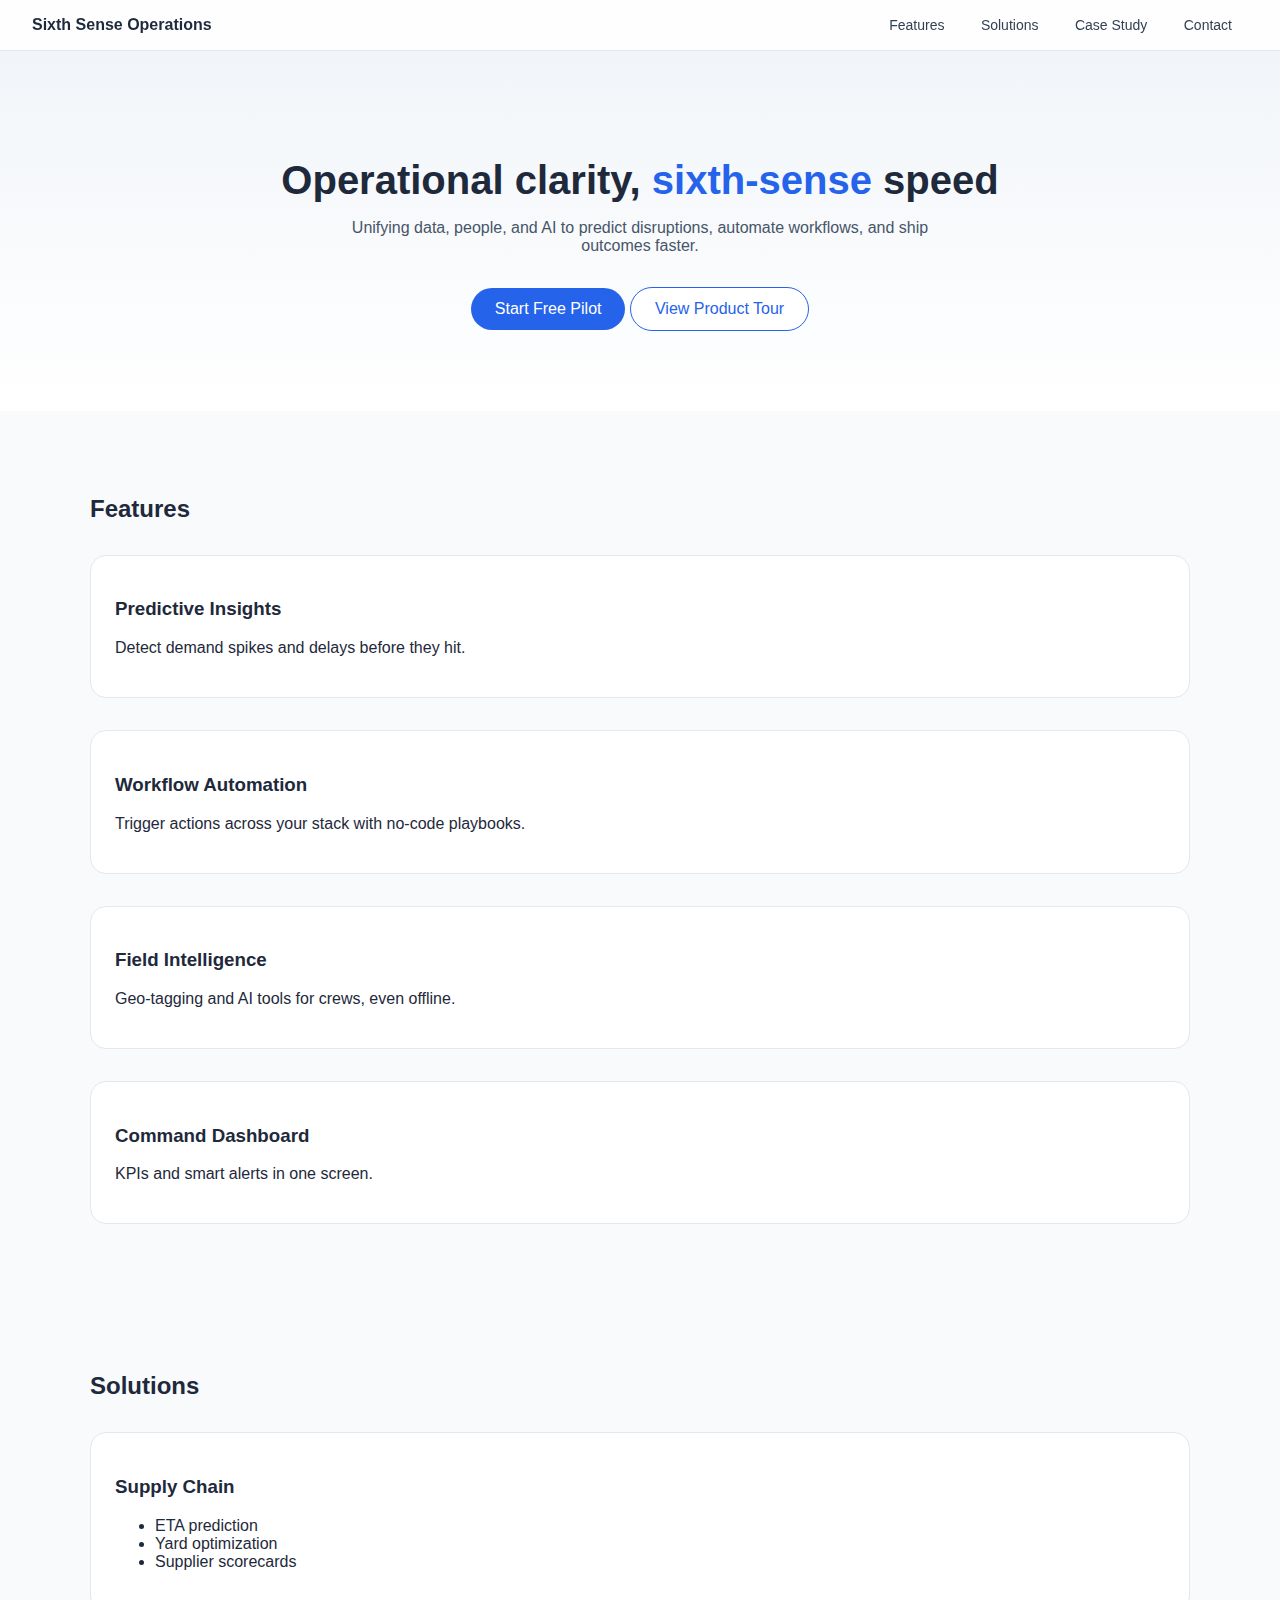
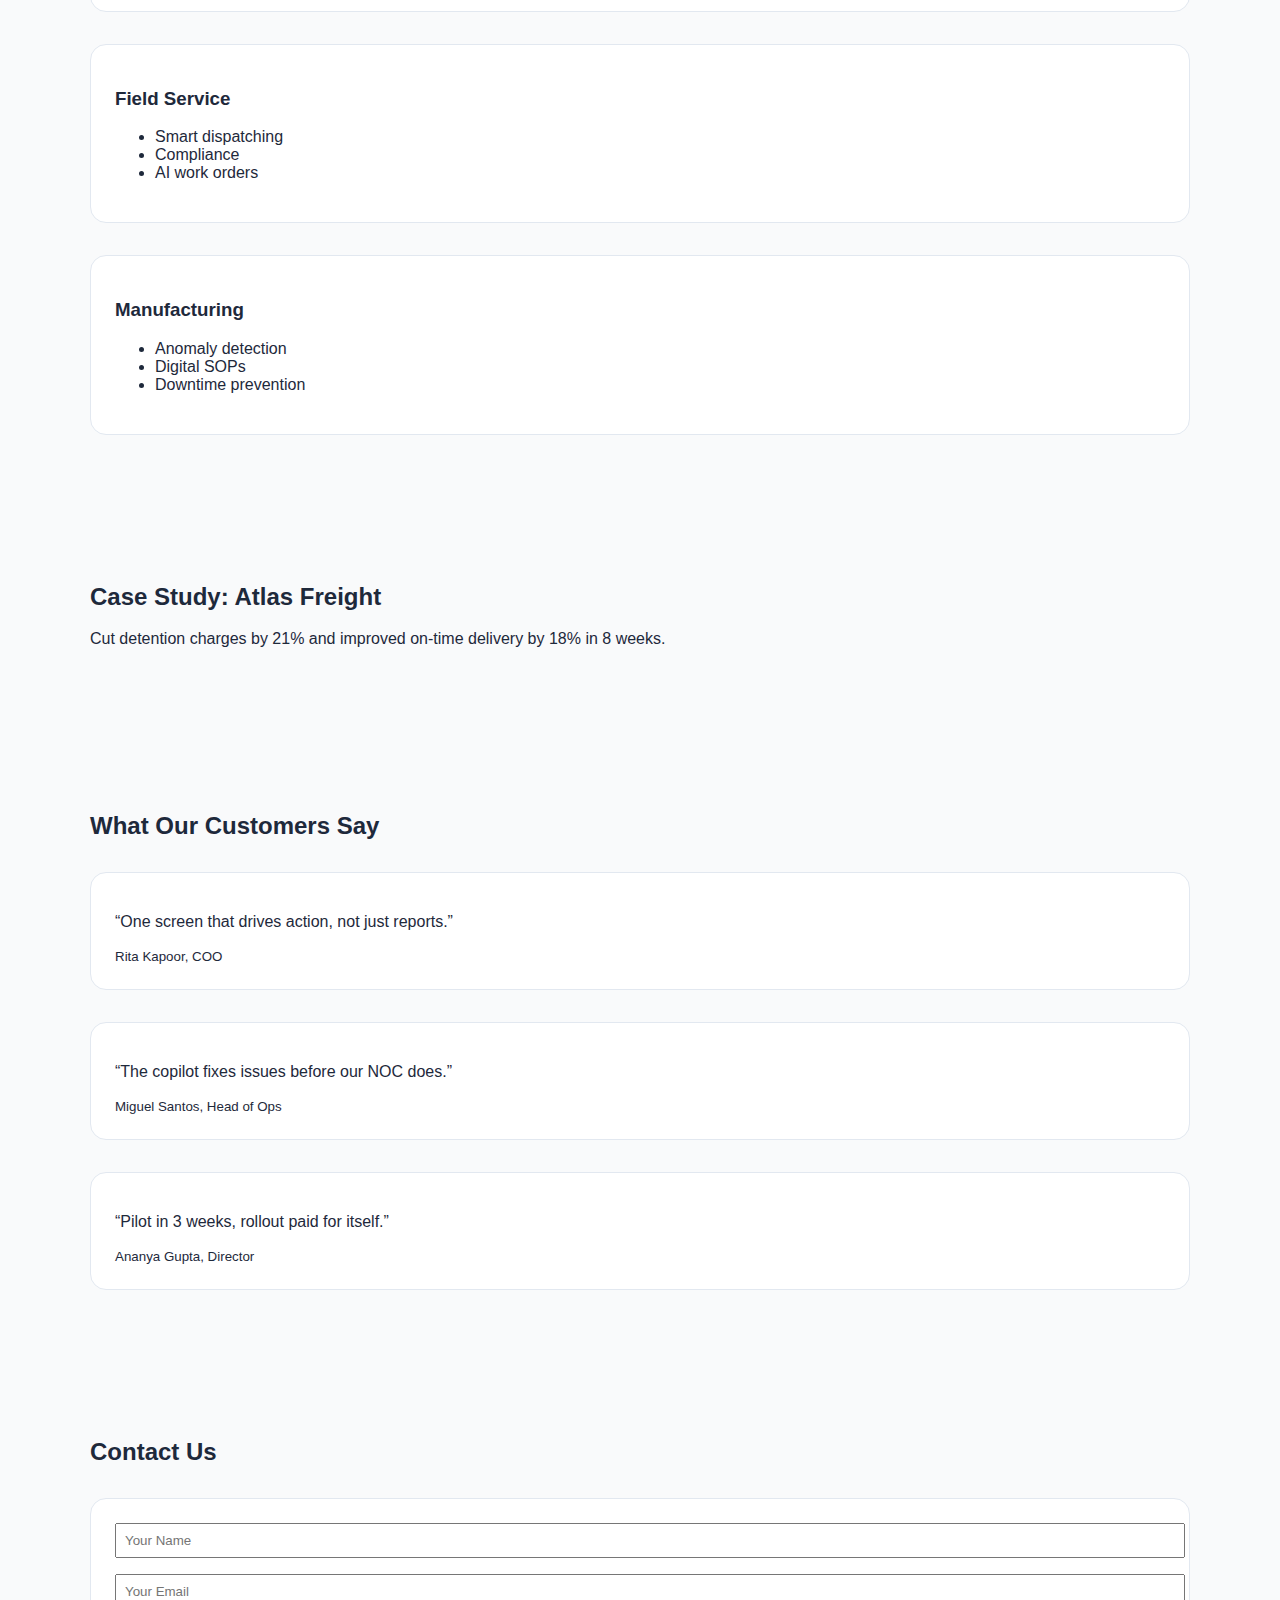
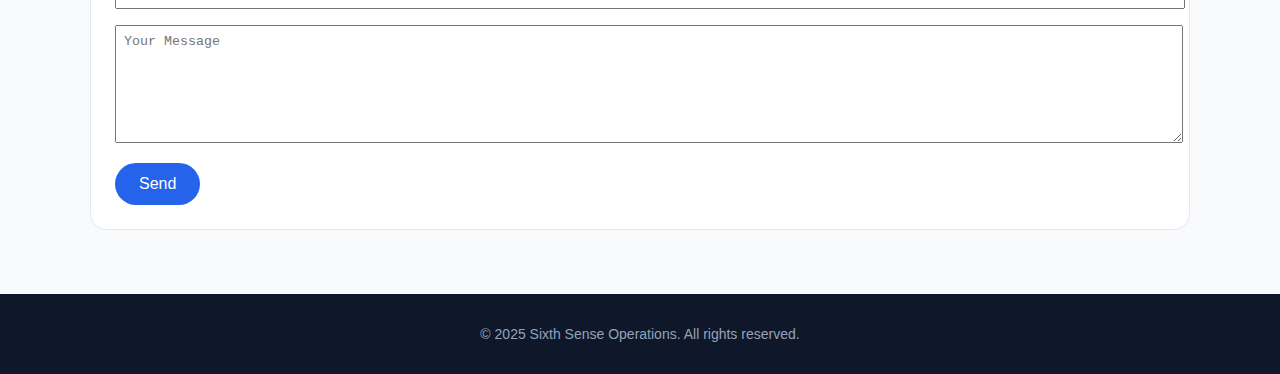
<file: index.html>
<!DOCTYPE html>
<html lang="en">
<head>
  <meta charset="UTF-8">
  <meta name="viewport" content="width=device-width, initial-scale=1.0">
  <title>Sixth Sense Operations</title>
  <style>
    body {
      margin: 0;
      font-family: Arial, sans-serif;
      background: #f9fafb;
      color: #1e293b;
    }
    header {
      position: sticky;
      top: 0;
      background: #ffffffcc;
      backdrop-filter: blur(6px);
      border-bottom: 1px solid #e2e8f0;
      padding: 1rem 2rem;
      display: flex;
      justify-content: space-between;
      align-items: center;
    }
    header nav a {
      margin: 0 1rem;
      text-decoration: none;
      color: #334155;
      font-size: 14px;
    }
    header nav a:hover { color: #0f172a; }
    .hero {
      text-align: center;
      padding: 5rem 2rem;
      background: linear-gradient(to bottom, #f1f5f9, #fff);
    }
    .hero h1 {
      font-size: 2.5rem;
      margin-bottom: 1rem;
    }
    .hero p {
      max-width: 600px;
      margin: 0 auto 2rem auto;
      color: #475569;
    }
    .btn {
      padding: 0.75rem 1.5rem;
      border: none;
      border-radius: 9999px;
      font-size: 1rem;
      cursor: pointer;
    }
    .btn-primary { background: #2563eb; color: white; }
    .btn-outline { border: 1px solid #2563eb; color: #2563eb; background: white; }
    .section {
      padding: 4rem 2rem;
      max-width: 1100px;
      margin: auto;
    }
    .features, .solutions, .case, .testimonials, .contact {
      margin-top: 2rem;
      display: grid;
      gap: 2rem;
    }
    .card {
      border: 1px solid #e2e8f0;
      border-radius: 1rem;
      padding: 1.5rem;
      background: white;
    }
    footer {
      background: #0f172a;
      color: #94a3b8;
      padding: 2rem;
      text-align: center;
      font-size: 14px;
    }
  </style>
</head>
<body>

  <!-- Header -->
  <header>
    <div><strong>Sixth Sense Operations</strong></div>
    <nav>
      <a href="#features">Features</a>
      <a href="#solutions">Solutions</a>
      <a href="#case">Case Study</a>
      <a href="#contact">Contact</a>
    </nav>
  </header>

  <!-- Hero -->
  <section class="hero">
    <h1>Operational clarity, <span style="color:#2563eb">sixth-sense</span> speed</h1>
    <p>Unifying data, people, and AI to predict disruptions, automate workflows, and ship outcomes faster.</p>
    <button class="btn btn-primary">Start Free Pilot</button>
    <button class="btn btn-outline">View Product Tour</button>
  </section>

  <!-- Features -->
  <section id="features" class="section">
    <h2>Features</h2>
    <div class="features">
      <div class="card"><h3>Predictive Insights</h3><p>Detect demand spikes and delays before they hit.</p></div>
      <div class="card"><h3>Workflow Automation</h3><p>Trigger actions across your stack with no-code playbooks.</p></div>
      <div class="card"><h3>Field Intelligence</h3><p>Geo-tagging and AI tools for crews, even offline.</p></div>
      <div class="card"><h3>Command Dashboard</h3><p>KPIs and smart alerts in one screen.</p></div>
    </div>
  </section>

  <!-- Solutions -->
  <section id="solutions" class="section">
    <h2>Solutions</h2>
    <div class="solutions">
      <div class="card"><h3>Supply Chain</h3><ul><li>ETA prediction</li><li>Yard optimization</li><li>Supplier scorecards</li></ul></div>
      <div class="card"><h3>Field Service</h3><ul><li>Smart dispatching</li><li>Compliance</li><li>AI work orders</li></ul></div>
      <div class="card"><h3>Manufacturing</h3><ul><li>Anomaly detection</li><li>Digital SOPs</li><li>Downtime prevention</li></ul></div>
    </div>
  </section>

  <!-- Case Study -->
  <section id="case" class="section">
    <h2>Case Study: Atlas Freight</h2>
    <p>Cut detention charges by 21% and improved on-time delivery by 18% in 8 weeks.</p>
  </section>

  <!-- Testimonials -->
  <section class="section">
    <h2>What Our Customers Say</h2>
    <div class="testimonials">
      <div class="card"><p>“One screen that drives action, not just reports.”</p><small>Rita Kapoor, COO</small></div>
      <div class="card"><p>“The copilot fixes issues before our NOC does.”</p><small>Miguel Santos, Head of Ops</small></div>
      <div class="card"><p>“Pilot in 3 weeks, rollout paid for itself.”</p><small>Ananya Gupta, Director</small></div>
    </div>
  </section>

  <!-- Contact -->
  <section id="contact" class="section">
    <h2>Contact Us</h2>
    <div class="contact">
      <form class="card">
        <input type="text" placeholder="Your Name" style="width:100%;padding:0.5rem;margin-bottom:1rem;">
        <input type="email" placeholder="Your Email" style="width:100%;padding:0.5rem;margin-bottom:1rem;">
        <textarea placeholder="Your Message" style="width:100%;padding:0.5rem;height:100px;margin-bottom:1rem;"></textarea>
        <button class="btn btn-primary" type="submit">Send</button>
      </form>
    </div>
  </section>

  <!-- Footer -->
  <footer>
    © 2025 Sixth Sense Operations. All rights reserved.
  </footer>

</body>
</html>
</file>
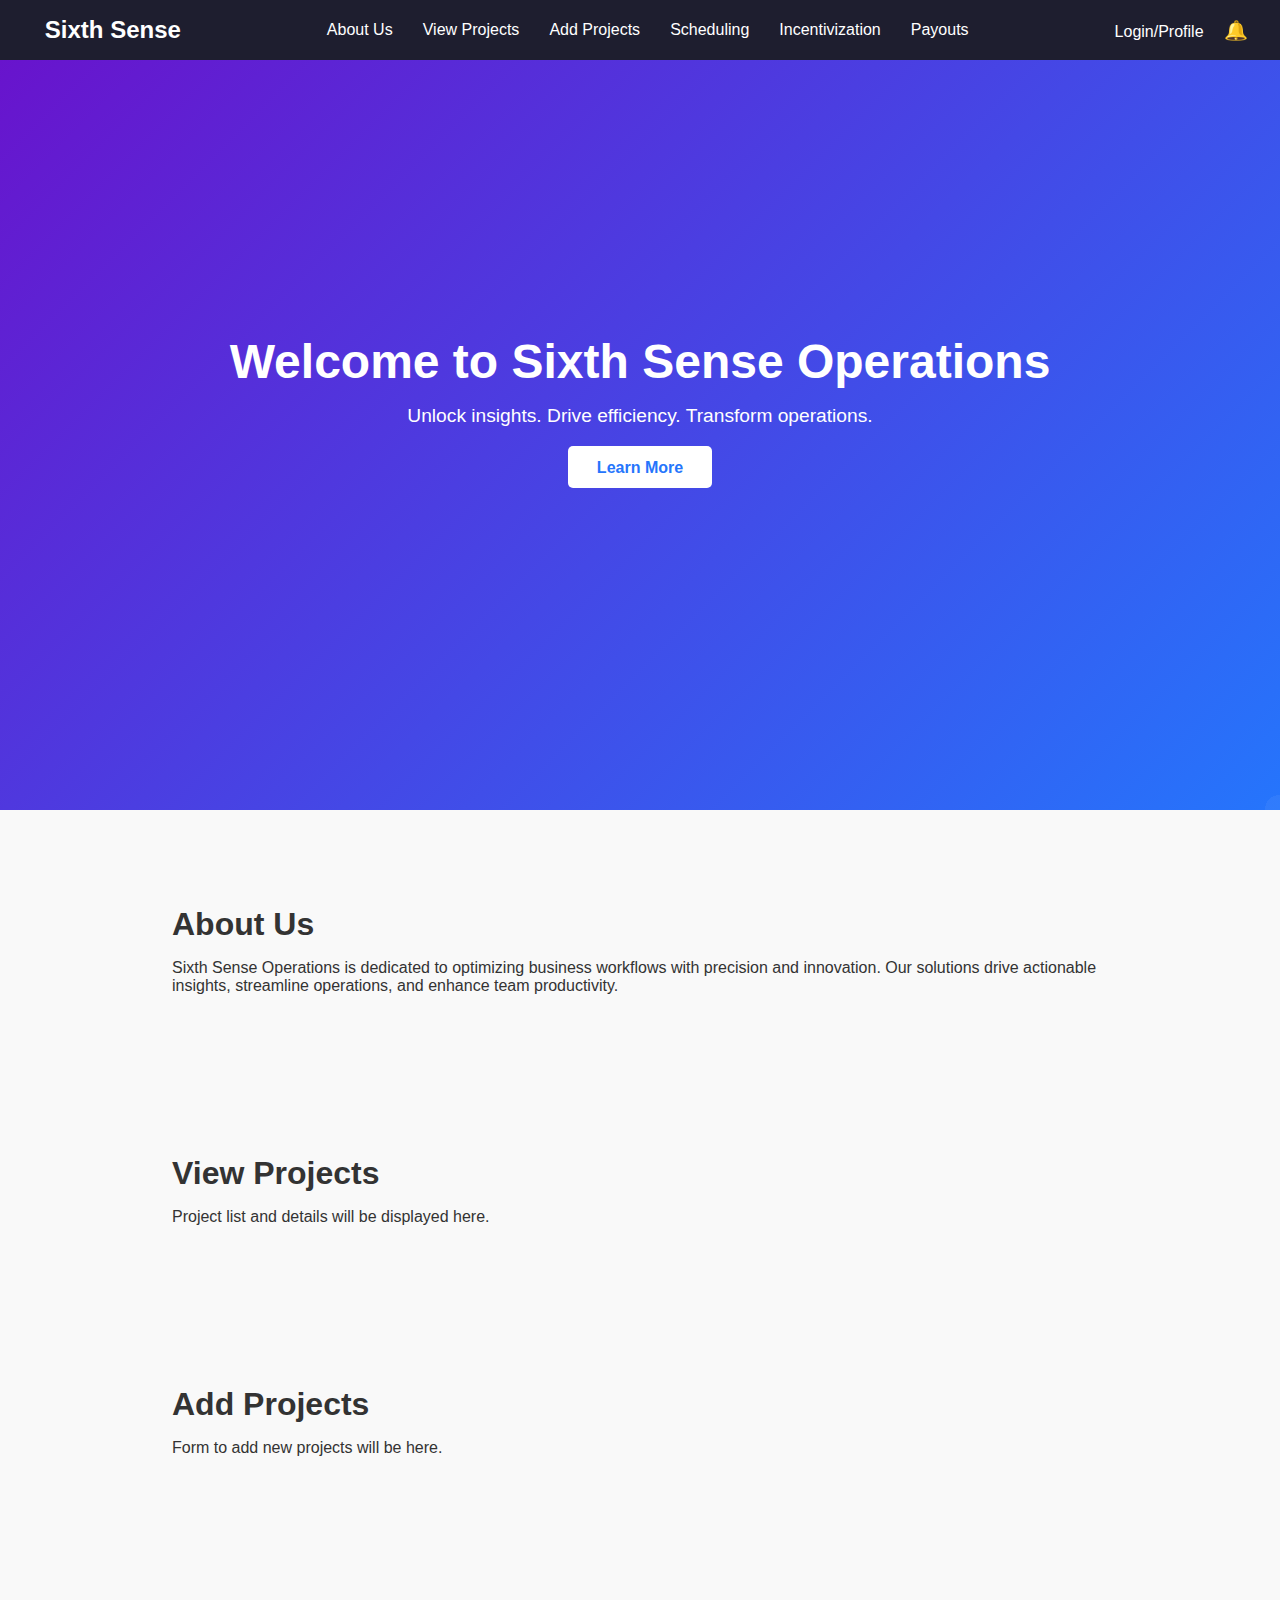
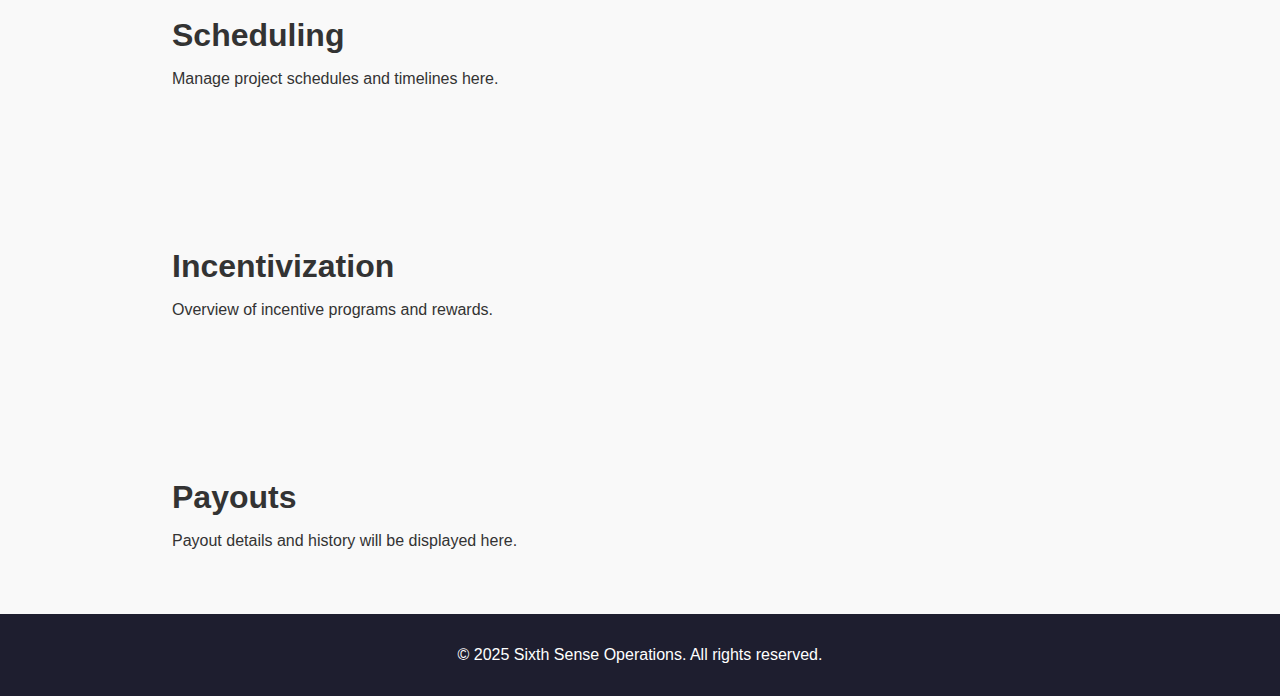
<file: homepage/index.html>
<!DOCTYPE html>
<html lang="en">
<head>
    <meta charset="UTF-8">
    <meta name="viewport" content="width=device-width, initial-scale=1.0">
    <title>Sixth Sense Operations</title>
    <link rel="stylesheet" href="style.css">
    <script defer src="script.js"></script>
</head>
<body>
    <!-- Navigation -->
    <header class="navbar">
        <div class="nav-left">
            <a href="#" class="logo">Sixth Sense</a>
        </div>
        <nav class="nav-center">
            <a href="#about">About Us</a>
            <a href="#projects">View Projects</a>
            <a href="#add-project">Add Projects</a>
            <a href="#schedule">Scheduling</a>
            <a href="#incentives">Incentivization</a>
            <a href="#payouts">Payouts</a>
        </nav>
        <div class="nav-right">
            <a href="#login" class="profile">Login/Profile</a>
            <button class="notifications" title="Notifications">🔔</button>
        </div>
    </header>

    <!-- Hero Section -->
    <section class="hero">
        <div class="hero-content">
            <h1>Welcome to Sixth Sense Operations</h1>
            <p>Unlock insights. Drive efficiency. Transform operations.</p>
            <a href="#about" class="cta-button">Learn More</a>
        </div>
        <div class="hero-bg"></div>
    </section>

    <!-- About Us -->
    <section id="about" class="section">
        <h2>About Us</h2>
        <p>Sixth Sense Operations is dedicated to optimizing business workflows with precision and innovation. Our solutions drive actionable insights, streamline operations, and enhance team productivity.</p>
    </section>

    <!-- Placeholder Sections -->
    <section id="projects" class="section">
        <h2>View Projects</h2>
        <p>Project list and details will be displayed here.</p>
    </section>

    <section id="add-project" class="section">
        <h2>Add Projects</h2>
        <p>Form to add new projects will be here.</p>
    </section>

    <section id="schedule" class="section">
        <h2>Scheduling</h2>
        <p>Manage project schedules and timelines here.</p>
    </section>

    <section id="incentives" class="section">
        <h2>Incentivization</h2>
        <p>Overview of incentive programs and rewards.</p>
    </section>

    <section id="payouts" class="section">
        <h2>Payouts</h2>
        <p>Payout details and history will be displayed here.</p>
    </section>

    <footer>
        <p>&copy; 2025 Sixth Sense Operations. All rights reserved.</p>
    </footer>
</body>
</html>
</file>
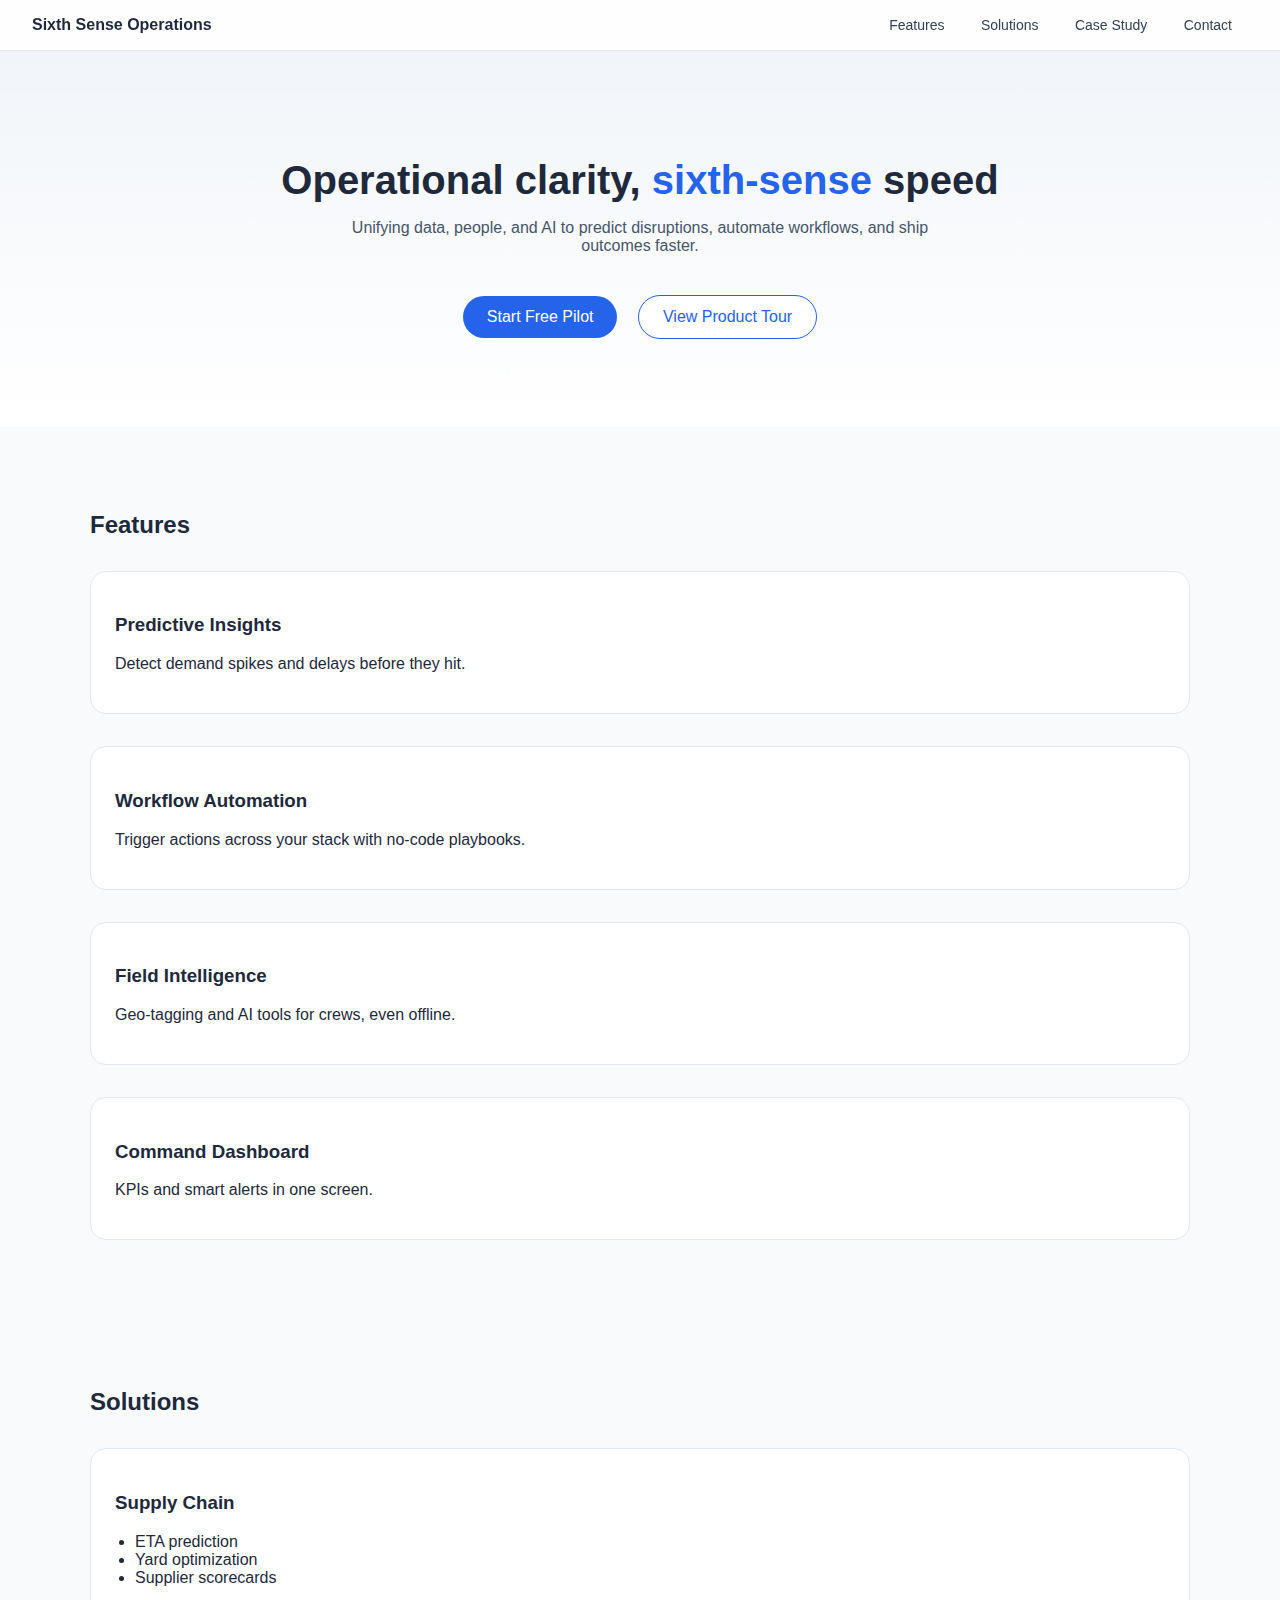
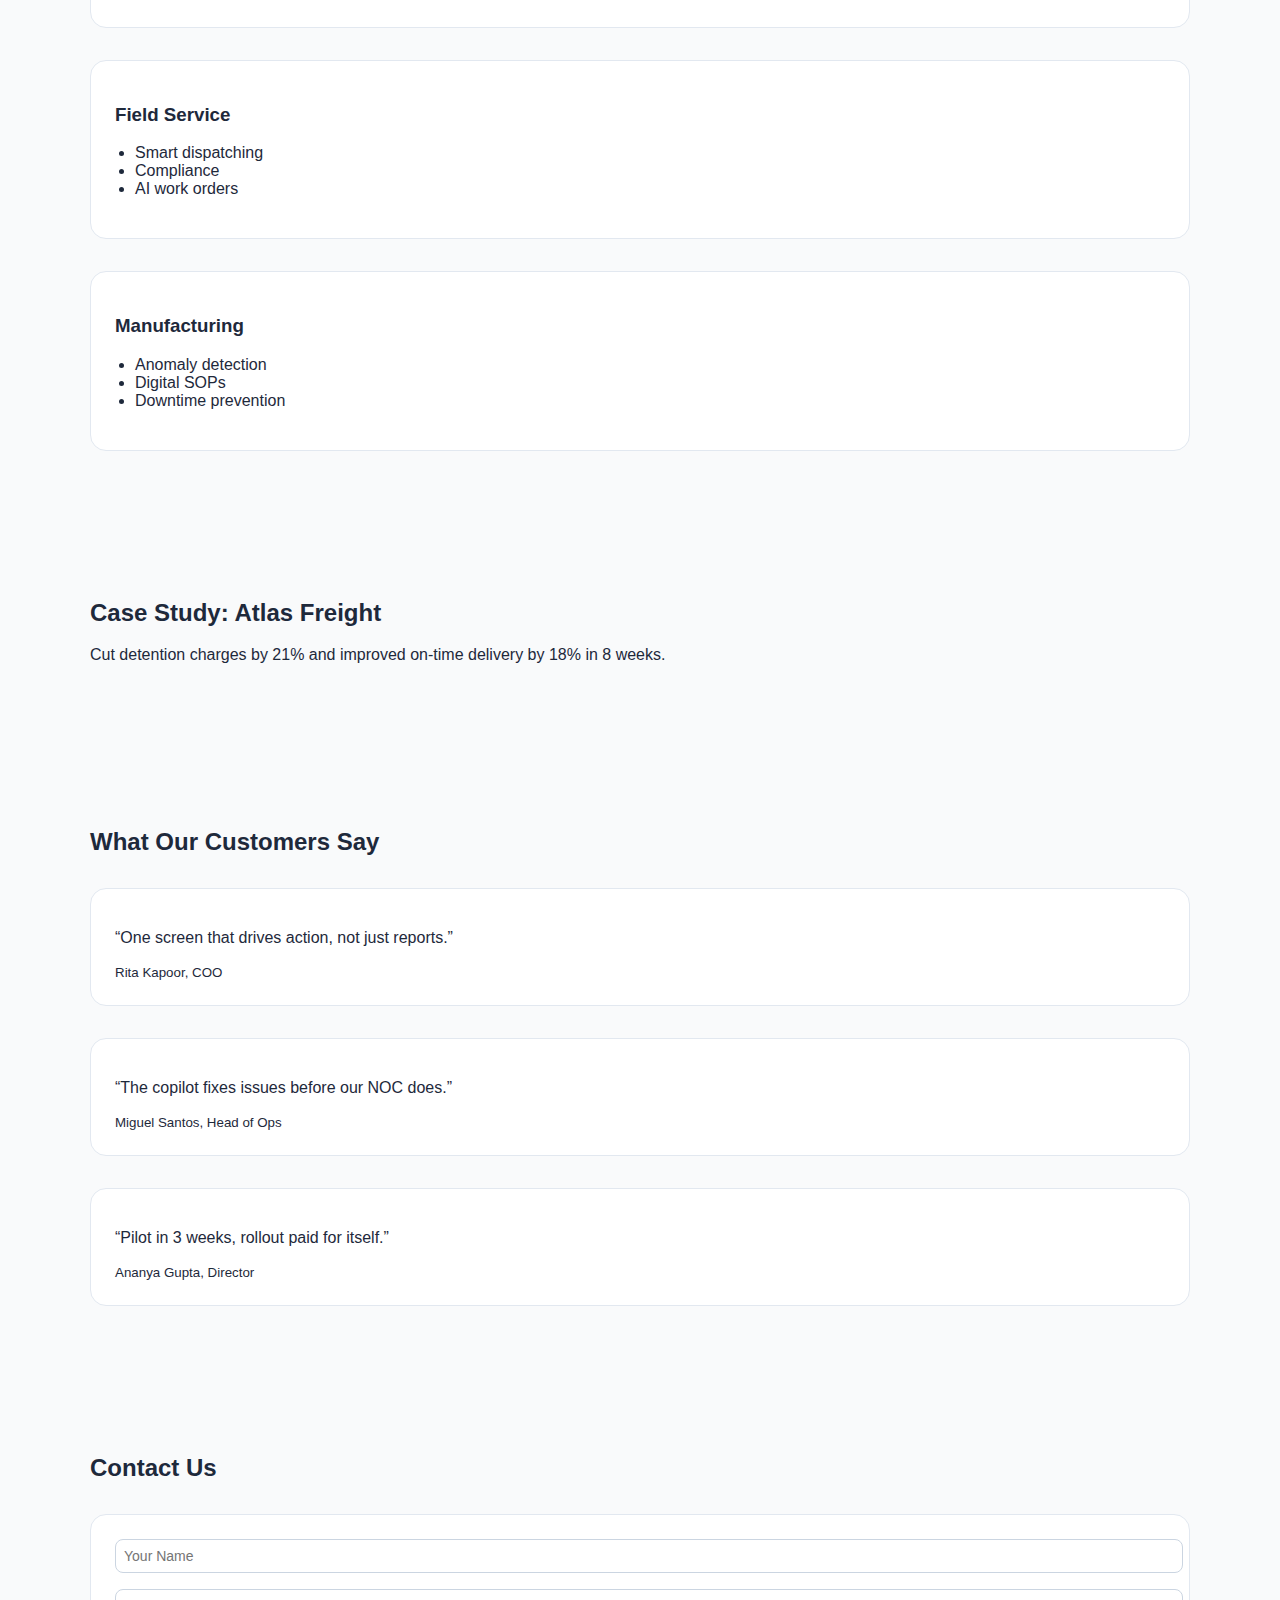
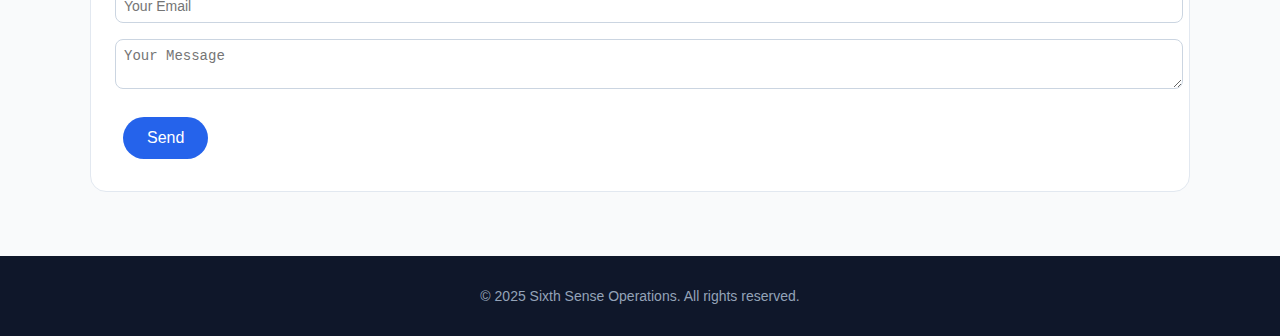
<file: xyz/index.html>
<!DOCTYPE html>
<html lang="en">
<head>
  <meta charset="UTF-8">
  <meta name="viewport" content="width=device-width, initial-scale=1.0">
  <title>Sixth Sense Operations</title>
  <link rel="stylesheet" href="style.css">
</head>
<body>

  <!-- Header -->
  <header>
    <div><strong>Sixth Sense Operations</strong></div>
    <nav>
      <a href="#features">Features</a>
      <a href="#solutions">Solutions</a>
      <a href="#case">Case Study</a>
      <a href="#contact">Contact</a>
    </nav>
  </header>

  <!-- Hero -->
  <section class="hero">
    <h1>Operational clarity, <span class="highlight">sixth-sense</span> speed</h1>
    <p>Unifying data, people, and AI to predict disruptions, automate workflows, and ship outcomes faster.</p>
    <button class="btn btn-primary">Start Free Pilot</button>
    <button class="btn btn-outline">View Product Tour</button>
  </section>

  <!-- Features -->
  <section id="features" class="section">
    <h2>Features</h2>
    <div class="features">
      <div class="card"><h3>Predictive Insights</h3><p>Detect demand spikes and delays before they hit.</p></div>
      <div class="card"><h3>Workflow Automation</h3><p>Trigger actions across your stack with no-code playbooks.</p></div>
      <div class="card"><h3>Field Intelligence</h3><p>Geo-tagging and AI tools for crews, even offline.</p></div>
      <div class="card"><h3>Command Dashboard</h3><p>KPIs and smart alerts in one screen.</p></div>
    </div>
  </section>

  <!-- Solutions -->
  <section id="solutions" class="section">
    <h2>Solutions</h2>
    <div class="solutions">
      <div class="card"><h3>Supply Chain</h3><ul><li>ETA prediction</li><li>Yard optimization</li><li>Supplier scorecards</li></ul></div>
      <div class="card"><h3>Field Service</h3><ul><li>Smart dispatching</li><li>Compliance</li><li>AI work orders</li></ul></div>
      <div class="card"><h3>Manufacturing</h3><ul><li>Anomaly detection</li><li>Digital SOPs</li><li>Downtime prevention</li></ul></div>
    </div>
  </section>

  <!-- Case Study -->
  <section id="case" class="section">
    <h2>Case Study: Atlas Freight</h2>
    <p>Cut detention charges by 21% and improved on-time delivery by 18% in 8 weeks.</p>
  </section>

  <!-- Testimonials -->
  <section class="section">
    <h2>What Our Customers Say</h2>
    <div class="testimonials">
      <div class="card"><p>“One screen that drives action, not just reports.”</p><small>Rita Kapoor, COO</small></div>
      <div class="card"><p>“The copilot fixes issues before our NOC does.”</p><small>Miguel Santos, Head of Ops</small></div>
      <div class="card"><p>“Pilot in 3 weeks, rollout paid for itself.”</p><small>Ananya Gupta, Director</small></div>
    </div>
  </section>

  <!-- Contact -->
  <section id="contact" class="section">
    <h2>Contact Us</h2>
    <div class="contact">
      <form class="card" id="contactForm">
        <input type="text" placeholder="Your Name" name="name" required>
        <input type="email" placeholder="Your Email" name="email" required>
        <textarea placeholder="Your Message" name="message" required></textarea>
        <button class="btn btn-primary" type="submit">Send</button>
      </form>
    </div>
  </section>

  <!-- Footer -->
  <footer>
    © 2025 Sixth Sense Operations. All rights reserved.
  </footer>

  <script src="script.js"></script>
</body>
</html>
</file>
<file: xyz/style.css>
body {
  margin: 0;
  font-family: Arial, sans-serif;
  background: #f9fafb;
  color: #1e293b;
}

header {
  position: sticky;
  top: 0;
  background: #ffffffcc;
  backdrop-filter: blur(6px);
  border-bottom: 1px solid #e2e8f0;
  padding: 1rem 2rem;
  display: flex;
  justify-content: space-between;
  align-items: center;
}

header nav a {
  margin: 0 1rem;
  text-decoration: none;
  color: #334155;
  font-size: 14px;
}

header nav a:hover { color: #0f172a; }

.hero {
  text-align: center;
  padding: 5rem 2rem;
  background: linear-gradient(to bottom, #f1f5f9, #fff);
}

.hero h1 {
  font-size: 2.5rem;
  margin-bottom: 1rem;
}

.hero p {
  max-width: 600px;
  margin: 0 auto 2rem auto;
  color: #475569;
}

.highlight {
  color: #2563eb;
}

.btn {
  padding: 0.75rem 1.5rem;
  border: none;
  border-radius: 9999px;
  font-size: 1rem;
  cursor: pointer;
  margin: 0.5rem;
}

.btn-primary { background: #2563eb; color: white; }
.btn-outline { border: 1px solid #2563eb; color: #2563eb; background: white; }

.section {
  padding: 4rem 2rem;
  max-width: 1100px;
  margin: auto;
}

.features, .solutions, .case, .testimonials, .contact {
  margin-top: 2rem;
  display: grid;
  gap: 2rem;
}

.card {
  border: 1px solid #e2e8f0;
  border-radius: 1rem;
  padding: 1.5rem;
  background: white;
}

.card ul { padding-left: 20px; }

.card input, .card textarea {
  width: 100%;
  padding: 0.5rem;
  margin-bottom: 1rem;
  border-radius: 8px;
  border: 1px solid #cbd5e1;
  font-size: 14px;
}

footer {
  background: #0f172a;
  color: #94a3b8;
  padding: 2rem;
  text-align: center;
  font-size: 14px;
}
</file>
<file: homepage/style.css>
/* Reset */
* {
    margin: 0;
    padding: 0;
    box-sizing: border-box;
    font-family: 'Segoe UI', Tahoma, Geneva, Verdana, sans-serif;
}

body {
    background: #f9f9f9;
    color: #333;
}

/* Navbar */
.navbar {
    display: flex;
    justify-content: space-between;
    align-items: center;
    padding: 1rem 2rem;
    background: #1E1E2F;
    color: #fff;
    position: fixed;
    width: 100%;
    top: 0;
    z-index: 1000;
}

.navbar a {
    color: #fff;
    text-decoration: none;
    margin: 0 0.8rem;
    font-weight: 500;
}

.nav-left .logo {
    font-size: 1.5rem;
    font-weight: bold;
}

.nav-right .profile {
    margin-right: 1rem;
}

.notifications {
    background: none;
    border: none;
    color: #fff;
    font-size: 1.2rem;
    cursor: pointer;
}

/* Hero Section */
.hero {
    display: flex;
    justify-content: center;
    align-items: center;
    text-align: center;
    height: 90vh;
    background: linear-gradient(135deg, #6a11cb, #2575fc);
    color: #fff;
    position: relative;
    overflow: hidden;
}

.hero-content {
    z-index: 2;
}

.hero h1 {
    font-size: 3rem;
    margin-bottom: 1rem;
}

.hero p {
    font-size: 1.2rem;
    margin-bottom: 2rem;
}

.cta-button {
    padding: 0.8rem 1.8rem;
    background: #fff;
    color: #2575fc;
    text-decoration: none;
    font-weight: bold;
    border-radius: 5px;
    transition: 0.3s;
}

.cta-button:hover {
    background: #f0f0f0;
}

/* Background animation */
.hero-bg {
    position: absolute;
    top: 0;
    left: 0;
    width: 200%;
    height: 200%;
    background: radial-gradient(circle, rgba(255,255,255,0.05) 1%, transparent 1%) repeat;
    animation: moveBg 20s linear infinite;
    z-index: 1;
}

@keyframes moveBg {
    0% { transform: translate(0,0); }
    100% { transform: translate(-50%, -50%); }
}

/* Sections */
.section {
    padding: 6rem 2rem 4rem 2rem;
    max-width: 1000px;
    margin: 0 auto;
}

.section h2 {
    font-size: 2rem;
    margin-bottom: 1rem;
}

/* Footer */
footer {
    text-align: center;
    padding: 2rem;
    background: #1E1E2F;
    color: #fff;
}
</file>
